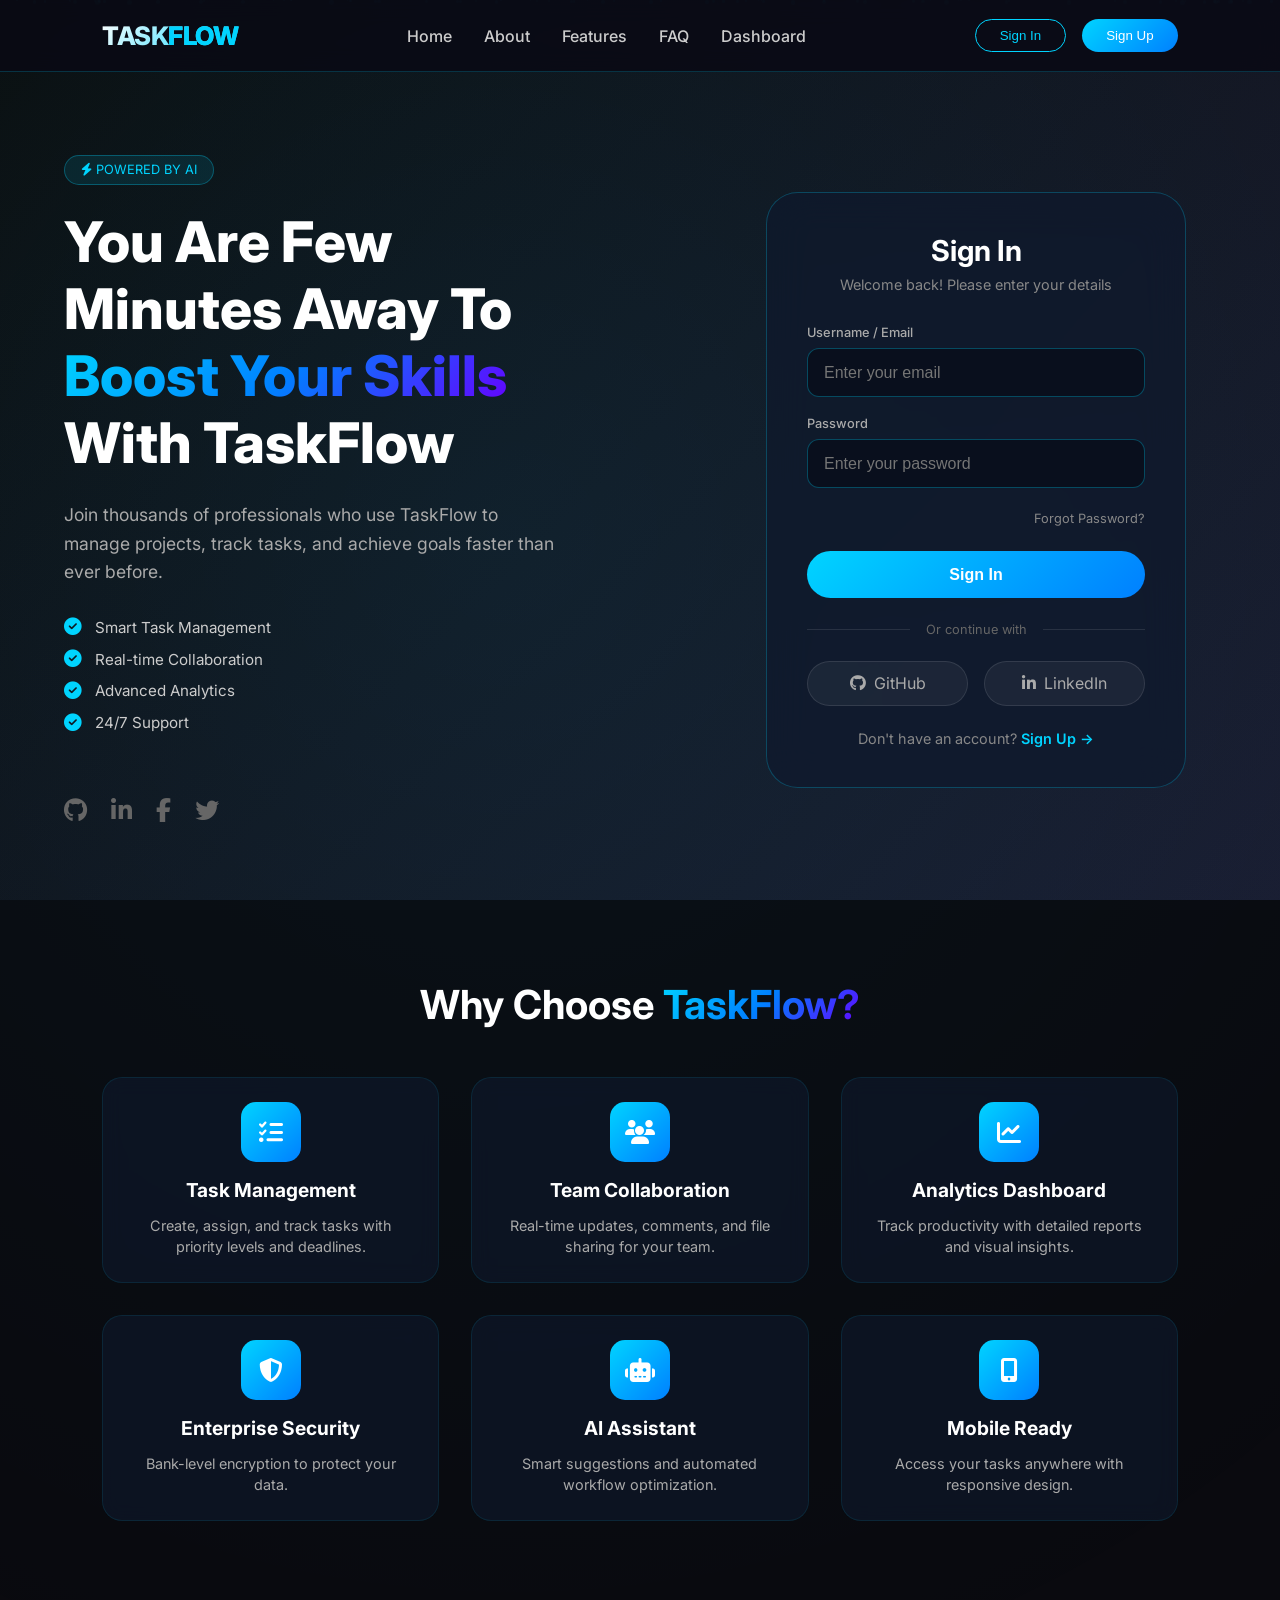
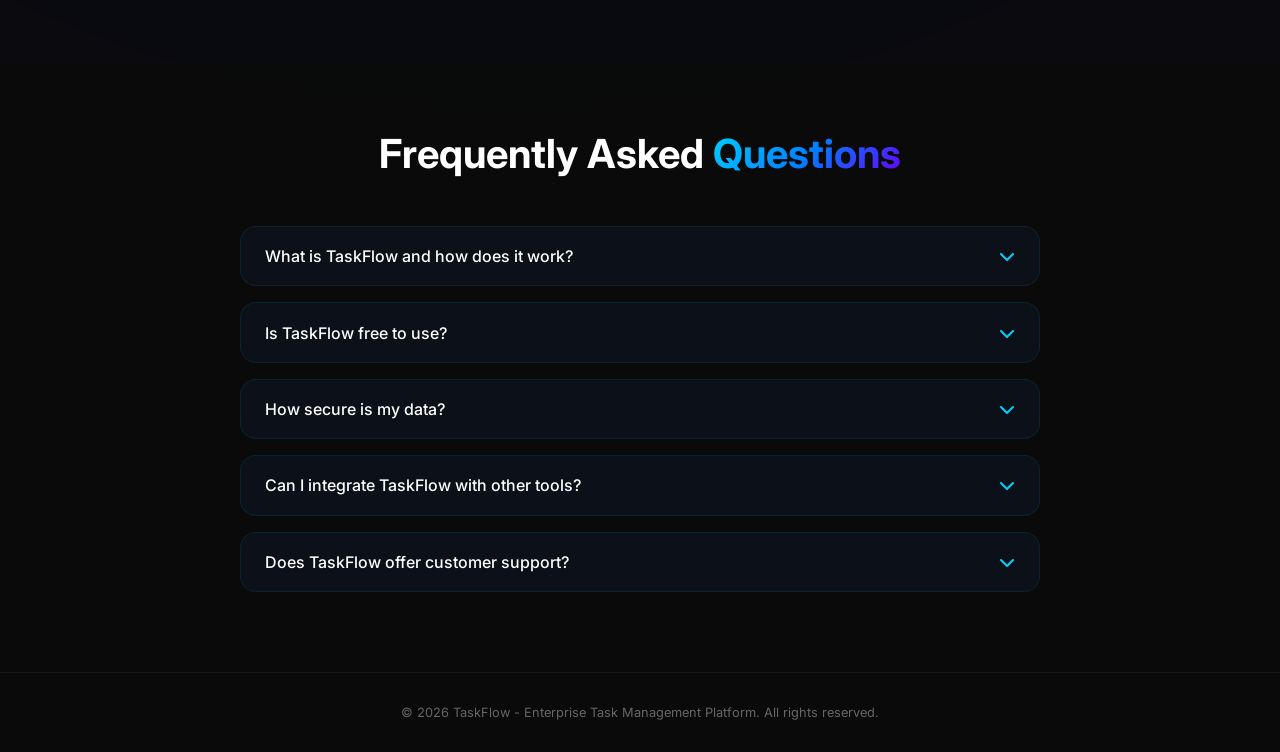
<file: src/main/resources/static/login.html>
<!DOCTYPE html>
<html lang="en">
<head>
    <meta charset="UTF-8">
    <meta name="viewport" content="width=device-width, initial-scale=1.0">
    <title>TaskFlow - Modern Task Management</title>
    <link href="https://fonts.googleapis.com/css2?family=Inter:wght@300;400;500;600;700;800;900&display=swap" rel="stylesheet">
    <link rel="stylesheet" href="https://cdnjs.cloudflare.com/ajax/libs/font-awesome/6.4.0/css/all.min.css">
    <style>
        * {
            margin: 0;
            padding: 0;
            box-sizing: border-box;
        }

        body {
            font-family: 'Inter', sans-serif;
            background: #0a0a0a;
            color: #fff;
            overflow-x: hidden;
        }

        .bg-animation {
            position: fixed;
            top: 0;
            left: 0;
            width: 100%;
            height: 100%;
            z-index: -2;
            background: linear-gradient(135deg, #0a0a0a 0%, #1a1a2e 100%);
        }

        .bg-animation::before {
            content: '';
            position: absolute;
            width: 200%;
            height: 200%;
            background: radial-gradient(circle at 20% 30%, rgba(0, 212, 255, 0.08) 0%, transparent 50%);
            animation: rotateBg 20s linear infinite;
        }

        @keyframes rotateBg {
            from { transform: rotate(0deg); }
            to { transform: rotate(360deg); }
        }

        .particles {
            position: fixed;
            top: 0;
            left: 0;
            width: 100%;
            height: 100%;
            z-index: -1;
            overflow: hidden;
        }

        .particle {
            position: absolute;
            background: rgba(0, 212, 255, 0.2);
            border-radius: 50%;
            animation: float 15s infinite linear;
        }

        @keyframes float {
            0% { transform: translateY(100vh) rotate(0deg); opacity: 0; }
            10% { opacity: 0.5; }
            90% { opacity: 0.5; }
            100% { transform: translateY(-100vh) rotate(360deg); opacity: 0; }
        }

        .navbar {
            position: fixed;
            top: 0;
            left: 0;
            width: 100%;
            padding: 1.2rem 8%;
            display: flex;
            justify-content: space-between;
            align-items: center;
            z-index: 1000;
            background: rgba(10, 10, 20, 0.85);
            backdrop-filter: blur(12px);
            border-bottom: 1px solid rgba(0, 212, 255, 0.2);
            transition: all 0.3s ease;
        }

        .navbar.scrolled {
            padding: 0.8rem 8%;
            background: rgba(10, 10, 20, 0.95);
        }

        .logo {
            font-size: 1.6rem;
            font-weight: 800;
            background: linear-gradient(135deg, #fff, #00d4ff);
            -webkit-background-clip: text;
            background-clip: text;
            color: transparent;
            letter-spacing: -0.5px;
        }

        .logo span {
            color: #00d4ff;
            background: none;
            -webkit-background-clip: unset;
        }

        .nav-links {
            display: flex;
            gap: 2rem;
            align-items: center;
        }

        .nav-links a {
            color: #ccc;
            text-decoration: none;
            font-weight: 500;
            transition: all 0.3s;
            position: relative;
        }

        .nav-links a:hover {
            color: #00d4ff;
        }

        .nav-links a::after {
            content: '';
            position: absolute;
            bottom: -5px;
            left: 0;
            width: 0%;
            height: 2px;
            background: #00d4ff;
            transition: width 0.3s;
        }

        .nav-links a:hover::after {
            width: 100%;
        }

        .nav-buttons {
            display: flex;
            gap: 1rem;
        }

        .nav-login {
            padding: 0.5rem 1.5rem;
            border-radius: 40px;
            background: transparent;
            border: 1px solid #00d4ff;
            color: #00d4ff;
            cursor: pointer;
            transition: all 0.3s;
        }

        .nav-login:hover {
            background: rgba(0, 212, 255, 0.1);
            transform: translateY(-2px);
        }

        .nav-signup {
            padding: 0.5rem 1.5rem;
            border-radius: 40px;
            background: linear-gradient(135deg, #00d4ff, #0080ff);
            border: none;
            color: white;
            cursor: pointer;
            transition: all 0.3s;
        }

        .nav-signup:hover {
            transform: translateY(-2px);
            box-shadow: 0 5px 20px rgba(0, 212, 255, 0.3);
        }

        .main-container {
            display: flex;
            min-height: 100vh;
            padding-top: 80px;
        }

        .left-section {
            flex: 1;
            padding: 4rem 5%;
            display: flex;
            flex-direction: column;
            justify-content: center;
        }

        .badge {
            display: inline-block;
            padding: 0.4rem 1rem;
            background: rgba(0, 212, 255, 0.1);
            border: 1px solid rgba(0, 212, 255, 0.3);
            border-radius: 50px;
            font-size: 0.8rem;
            color: #00d4ff;
            margin-bottom: 1.5rem;
            width: fit-content;
            animation: pulse 2s infinite;
        }

        @keyframes pulse {
            0%, 100% { box-shadow: 0 0 0px rgba(0, 212, 255, 0); }
            50% { box-shadow: 0 0 15px rgba(0, 212, 255, 0.3); }
        }

        .left-section h1 {
            font-size: 3.5rem;
            font-weight: 800;
            line-height: 1.2;
            margin-bottom: 1.5rem;
        }

        .gradient-text {
            background: linear-gradient(135deg, #00d4ff, #0080ff, #6600ff);
            -webkit-background-clip: text;
            background-clip: text;
            color: transparent;
        }

        .left-section p {
            font-size: 1.1rem;
            color: #aaa;
            line-height: 1.6;
            margin-bottom: 2rem;
            max-width: 500px;
        }

        .features-list {
            display: flex;
            flex-direction: column;
            gap: 0.8rem;
            margin-bottom: 2rem;
        }

        .feature-item {
            display: flex;
            align-items: center;
            gap: 0.8rem;
            font-size: 0.95rem;
            color: #ccc;
        }

        .feature-item i {
            color: #00d4ff;
            font-size: 1.1rem;
        }

        .social-links {
            display: flex;
            gap: 1.5rem;
            margin-top: 2rem;
        }

        .social-links a {
            color: #666;
            font-size: 1.5rem;
            transition: all 0.3s;
        }

        .social-links a:hover {
            color: #00d4ff;
            transform: translateY(-3px);
        }

        .right-section {
            flex: 1;
            display: flex;
            align-items: center;
            justify-content: center;
            padding: 2rem;
        }

        .login-card {
            background: rgba(15, 25, 45, 0.7);
            backdrop-filter: blur(20px);
            border-radius: 32px;
            border: 1px solid rgba(0, 212, 255, 0.25);
            padding: 2.5rem;
            width: 100%;
            max-width: 420px;
            transition: all 0.3s;
            animation: slideIn 0.6s ease-out;
        }

        @keyframes slideIn {
            from {
                opacity: 0;
                transform: translateX(50px);
            }
            to {
                opacity: 1;
                transform: translateX(0);
            }
        }

        .login-card:hover {
            border-color: rgba(0, 212, 255, 0.5);
            box-shadow: 0 20px 40px rgba(0, 0, 0, 0.3), 0 0 30px rgba(0, 212, 255, 0.1);
        }

        .card-header {
            text-align: center;
            margin-bottom: 2rem;
        }

        .card-header h2 {
            font-size: 1.8rem;
            margin-bottom: 0.5rem;
        }

        .card-header p {
            color: #888;
            font-size: 0.9rem;
        }

        .input-group {
            margin-bottom: 1.2rem;
        }

        .input-group label {
            display: block;
            font-size: 0.8rem;
            font-weight: 500;
            color: #aaa;
            margin-bottom: 0.5rem;
        }

        .input-group input {
            width: 100%;
            padding: 0.9rem 1rem;
            background: rgba(5, 10, 20, 0.6);
            border: 1px solid rgba(0, 212, 255, 0.3);
            border-radius: 12px;
            color: white;
            font-size: 1rem;
            transition: all 0.3s;
        }

        .input-group input:focus {
            outline: none;
            border-color: #00d4ff;
            box-shadow: 0 0 0 3px rgba(0, 212, 255, 0.1);
        }

        .forgot-password {
            text-align: right;
            margin-bottom: 1.5rem;
        }

        .forgot-password a {
            color: #888;
            font-size: 0.8rem;
            text-decoration: none;
            transition: color 0.3s;
        }

        .forgot-password a:hover {
            color: #00d4ff;
        }

        .signin-btn {
            width: 100%;
            padding: 0.9rem;
            background: linear-gradient(135deg, #00d4ff, #0080ff);
            border: none;
            border-radius: 40px;
            color: white;
            font-size: 1rem;
            font-weight: 600;
            cursor: pointer;
            transition: all 0.3s;
        }

        .signin-btn:hover {
            transform: translateY(-2px);
            box-shadow: 0 10px 20px rgba(0, 212, 255, 0.3);
        }

        .signin-btn.loading {
            opacity: 0.7;
            pointer-events: none;
        }

        .divider {
            display: flex;
            align-items: center;
            gap: 1rem;
            margin: 1.5rem 0;
        }

        .divider-line {
            flex: 1;
            height: 1px;
            background: rgba(255, 255, 255, 0.1);
        }

        .divider span {
            color: #666;
            font-size: 0.8rem;
        }

        .social-login {
            display: flex;
            gap: 1rem;
            justify-content: center;
        }

        .social-btn {
            flex: 1;
            padding: 0.7rem;
            background: rgba(255, 255, 255, 0.05);
            border: 1px solid rgba(255, 255, 255, 0.1);
            border-radius: 30px;
            color: #aaa;
            cursor: pointer;
            transition: all 0.3s;
            text-align: center;
            text-decoration: none;
            display: flex;
            align-items: center;
            justify-content: center;
            gap: 0.5rem;
        }

        .social-btn:hover {
            background: rgba(0, 212, 255, 0.1);
            border-color: #00d4ff;
            color: #00d4ff;
            transform: translateY(-2px);
        }

        .signup-link {
            text-align: center;
            margin-top: 1.5rem;
            font-size: 0.9rem;
            color: #888;
        }

        .signup-link a {
            color: #00d4ff;
            text-decoration: none;
            font-weight: 600;
            cursor: pointer;
        }

        .signup-link a:hover {
            text-decoration: underline;
        }

        .about-section {
            padding: 5rem 8%;
            background: rgba(10, 10, 20, 0.5);
        }

        .section-title {
            text-align: center;
            font-size: 2.5rem;
            margin-bottom: 3rem;
        }

        .features-grid {
            display: grid;
            grid-template-columns: repeat(auto-fit, minmax(250px, 1fr));
            gap: 2rem;
            margin-bottom: 4rem;
        }

        .feature-card {
            background: rgba(15, 25, 45, 0.6);
            backdrop-filter: blur(10px);
            border-radius: 20px;
            padding: 1.5rem;
            text-align: center;
            border: 1px solid rgba(0, 212, 255, 0.1);
            transition: all 0.3s;
        }

        .feature-card:hover {
            transform: translateY(-8px);
            border-color: rgba(0, 212, 255, 0.4);
            box-shadow: 0 10px 30px rgba(0, 0, 0, 0.3);
        }

        .feature-icon {
            width: 60px;
            height: 60px;
            background: linear-gradient(135deg, #00d4ff, #0080ff);
            border-radius: 15px;
            display: flex;
            align-items: center;
            justify-content: center;
            margin: 0 auto 1rem;
            font-size: 1.5rem;
        }

        .feature-card h3 {
            margin-bottom: 0.8rem;
            font-size: 1.2rem;
        }

        .feature-card p {
            color: #aaa;
            font-size: 0.9rem;
            line-height: 1.5;
        }

        .faq-section {
            padding: 4rem 8%;
        }

        .faq-grid {
            max-width: 800px;
            margin: 0 auto;
        }

        .faq-item {
            background: rgba(15, 25, 45, 0.4);
            border-radius: 16px;
            margin-bottom: 1rem;
            overflow: hidden;
            border: 1px solid rgba(0, 212, 255, 0.1);
        }

        .faq-question {
            padding: 1.2rem 1.5rem;
            display: flex;
            justify-content: space-between;
            align-items: center;
            cursor: pointer;
            transition: all 0.3s;
        }

        .faq-question:hover {
            background: rgba(0, 212, 255, 0.05);
        }

        .faq-question h3 {
            font-size: 1rem;
            font-weight: 500;
        }

        .faq-question i {
            color: #00d4ff;
            transition: transform 0.3s;
        }

        .faq-answer {
            padding: 0 1.5rem;
            max-height: 0;
            overflow: hidden;
            transition: all 0.3s;
            color: #aaa;
            line-height: 1.6;
        }

        .faq-item.active .faq-answer {
            padding: 0 1.5rem 1.2rem;
            max-height: 200px;
        }

        .faq-item.active .faq-question i {
            transform: rotate(180deg);
        }

        .footer {
            padding: 2rem 8%;
            text-align: center;
            border-top: 1px solid rgba(255, 255, 255, 0.05);
            color: #666;
            font-size: 0.8rem;
        }

        @media (max-width: 968px) {
            .main-container {
                flex-direction: column;
            }
            .left-section {
                text-align: center;
                align-items: center;
                padding: 3rem 5%;
            }
            .left-section p {
                max-width: 100%;
            }
            .features-list {
                align-items: center;
            }
            .navbar {
                padding: 1rem 5%;
            }
            .nav-links {
                display: none;
            }
            .left-section h1 {
                font-size: 2.5rem;
            }
        }

        @media (max-width: 480px) {
            .login-card {
                padding: 1.5rem;
            }
        }
    </style>
</head>
<body>

<div class="bg-animation"></div>
<div class="particles" id="particles"></div>

<nav class="navbar" id="navbar">
    <div class="logo">TASK<span>FLOW</span></div>
    <div class="nav-links">
        <a href="#home">Home</a>
        <a href="#about">About</a>
        <a href="#features">Features</a>
        <a href="#faq">FAQ</a>
        <a href="/dashboard.html">Dashboard</a>
    </div>
    <div class="nav-buttons">
        <button class="nav-login" onclick="scrollToLogin()">Sign In</button>
        <button class="nav-signup" onclick="window.location.href='/register.html'">Sign Up</button>
    </div>
</nav>

<div class="main-container" id="home">
    <div class="left-section">
        <div class="badge">
            <i class="fas fa-bolt"></i> POWERED BY AI
        </div>
        <h1>
            You Are Few Minutes Away To <span class="gradient-text">Boost Your Skills</span> With TaskFlow
        </h1>
        <p>
            Join thousands of professionals who use TaskFlow to manage projects, track tasks, and achieve goals faster than ever before.
        </p>
        <div class="features-list">
            <div class="feature-item"><i class="fas fa-check-circle"></i> Smart Task Management</div>
            <div class="feature-item"><i class="fas fa-check-circle"></i> Real-time Collaboration</div>
            <div class="feature-item"><i class="fas fa-check-circle"></i> Advanced Analytics</div>
            <div class="feature-item"><i class="fas fa-check-circle"></i> 24/7 Support</div>
        </div>
        <div class="social-links">
            <a href="https://github.com" target="_blank"><i class="fab fa-github"></i></a>
            <a href="https://linkedin.com" target="_blank"><i class="fab fa-linkedin-in"></i></a>
            <a href="https://facebook.com" target="_blank"><i class="fab fa-facebook-f"></i></a>
            <a href="https://twitter.com" target="_blank"><i class="fab fa-twitter"></i></a>
        </div>
    </div>

    <div class="right-section">
        <div class="login-card">
            <div class="card-header">
                <h2>Sign In</h2>
                <p>Welcome back! Please enter your details</p>
            </div>
            <div id="loginError" style="color: #ff4466; font-size: 0.8rem; margin-bottom: 1rem; text-align: center; display: none;"></div>
            <div class="input-group">
                <label>Username / Email</label>
                <input type="email" id="loginEmail" placeholder="Enter your email">
            </div>
            <div class="input-group">
                <label>Password</label>
                <input type="password" id="loginPassword" placeholder="Enter your password">
            </div>
            <div class="forgot-password">
                <a href="#" onclick="showMessage('Reset link sent to your email', false)">Forgot Password?</a>
            </div>
            <button class="signin-btn" id="signinBtn" onclick="handleLogin()">Sign In</button>

            <div class="divider">
                <div class="divider-line"></div>
                <span>Or continue with</span>
                <div class="divider-line"></div>
            </div>

            <div class="social-login">
                <a href="https://github.com" target="_blank" class="social-btn"><i class="fab fa-github"></i> GitHub</a>
                <a href="https://linkedin.com" target="_blank" class="social-btn"><i class="fab fa-linkedin-in"></i> LinkedIn</a>
            </div>

            <div class="signup-link">
                Don't have an account? <a href="/register.html">Sign Up →</a>
            </div>
        </div>
    </div>
</div>

<section id="about" class="about-section">
    <h2 class="section-title">Why Choose <span class="gradient-text">TaskFlow?</span></h2>
    <div class="features-grid" id="features">
        <div class="feature-card">
            <div class="feature-icon"><i class="fas fa-tasks"></i></div>
            <h3>Task Management</h3>
            <p>Create, assign, and track tasks with priority levels and deadlines.</p>
        </div>
        <div class="feature-card">
            <div class="feature-icon"><i class="fas fa-users"></i></div>
            <h3>Team Collaboration</h3>
            <p>Real-time updates, comments, and file sharing for your team.</p>
        </div>
        <div class="feature-card">
            <div class="feature-icon"><i class="fas fa-chart-line"></i></div>
            <h3>Analytics Dashboard</h3>
            <p>Track productivity with detailed reports and visual insights.</p>
        </div>
        <div class="feature-card">
            <div class="feature-icon"><i class="fas fa-shield-alt"></i></div>
            <h3>Enterprise Security</h3>
            <p>Bank-level encryption to protect your data.</p>
        </div>
        <div class="feature-card">
            <div class="feature-icon"><i class="fas fa-robot"></i></div>
            <h3>AI Assistant</h3>
            <p>Smart suggestions and automated workflow optimization.</p>
        </div>
        <div class="feature-card">
            <div class="feature-icon"><i class="fas fa-mobile-alt"></i></div>
            <h3>Mobile Ready</h3>
            <p>Access your tasks anywhere with responsive design.</p>
        </div>
    </div>
</section>

<section id="faq" class="faq-section">
    <h2 class="section-title">Frequently Asked <span class="gradient-text">Questions</span></h2>
    <div class="faq-grid">
        <div class="faq-item">
            <div class="faq-question" onclick="toggleFAQ(this)">
                <h3>What is TaskFlow and how does it work?</h3>
                <i class="fas fa-chevron-down"></i>
            </div>
            <div class="faq-answer">TaskFlow is a comprehensive task management platform that helps teams organize, track, and complete projects efficiently.</div>
        </div>
        <div class="faq-item">
            <div class="faq-question" onclick="toggleFAQ(this)">
                <h3>Is TaskFlow free to use?</h3>
                <i class="fas fa-chevron-down"></i>
            </div>
            <div class="faq-answer">TaskFlow offers a free plan for individual users and small teams. Professional plans start at $9.99/month.</div>
        </div>
        <div class="faq-item">
            <div class="faq-question" onclick="toggleFAQ(this)">
                <h3>How secure is my data?</h3>
                <i class="fas fa-chevron-down"></i>
            </div>
            <div class="faq-answer">All data is encrypted using AES-256 encryption. We also offer two-factor authentication.</div>
        </div>
        <div class="faq-item">
            <div class="faq-question" onclick="toggleFAQ(this)">
                <h3>Can I integrate TaskFlow with other tools?</h3>
                <i class="fas fa-chevron-down"></i>
            </div>
            <div class="faq-answer">Yes! TaskFlow integrates with Slack, GitHub, Google Drive, Trello, and many more.</div>
        </div>
        <div class="faq-item">
            <div class="faq-question" onclick="toggleFAQ(this)">
                <h3>Does TaskFlow offer customer support?</h3>
                <i class="fas fa-chevron-down"></i>
            </div>
            <div class="faq-answer">Absolutely! We provide 24/7 customer support via chat, email, and phone.</div>
        </div>
    </div>
</section>

<footer class="footer">
    <p>&copy; 2026 TaskFlow - Enterprise Task Management Platform. All rights reserved.</p>
</footer>

<script>
    function createParticles() {
        const container = document.getElementById('particles');
        for (let i = 0; i < 80; i++) {
            const particle = document.createElement('div');
            particle.classList.add('particle');
            const size = Math.random() * 4 + 1;
            particle.style.width = size + 'px';
            particle.style.height = size + 'px';
            particle.style.left = Math.random() * 100 + '%';
            particle.style.animationDelay = Math.random() * 15 + 's';
            particle.style.animationDuration = (Math.random() * 10 + 10) + 's';
            container.appendChild(particle);
        }
    }
    createParticles();

    window.addEventListener('scroll', () => {
        const navbar = document.getElementById('navbar');
        if (window.scrollY > 50) {
            navbar.classList.add('scrolled');
        } else {
            navbar.classList.remove('scrolled');
        }
    });

    function scrollToLogin() {
        document.querySelector('.right-section').scrollIntoView({ behavior: 'smooth' });
    }

    function toggleFAQ(element) {
        const item = element.parentElement;
        item.classList.toggle('active');
    }

    function showMessage(msg, isError) {
        const errorDiv = document.getElementById('loginError');
        errorDiv.textContent = msg;
        errorDiv.style.display = 'block';
        errorDiv.style.color = isError ? '#ff4466' : '#00d4ff';
        setTimeout(() => {
            errorDiv.style.display = 'none';
        }, 3000);
    }

    async function handleLogin() {
        const email = document.getElementById('loginEmail').value.trim();
        const password = document.getElementById('loginPassword').value;
        const btn = document.getElementById('signinBtn');

        if (!email || !password) {
            showMessage('Please fill in all fields', true);
            return;
        }

        btn.classList.add('loading');
        btn.textContent = 'Signing In...';

        try {
            const response = await fetch('/api/auth/login', {
                method: 'POST',
                headers: { 'Content-Type': 'application/json' },
                body: JSON.stringify({ email, password })
            });

            const data = await response.json();

            if (!response.ok) {
                showMessage(data.error || 'Invalid credentials', true);
                btn.classList.remove('loading');
                btn.textContent = 'Sign In';
                return;
            }

            if (data.token) {
                localStorage.setItem('token', data.token);
                localStorage.setItem('user', JSON.stringify({
                    name: data.name || email.split('@')[0],
                    email: data.email || email,
                    role: data.role || 'member'
                }));
                window.location.href = '/dashboard.html';
            } else {
                showMessage('Server error', true);
                btn.classList.remove('loading');
                btn.textContent = 'Sign In';
            }
        } catch (err) {
            showMessage('Network error. Backend running?', true);
            btn.classList.remove('loading');
            btn.textContent = 'Sign In';
        }
    }

    document.addEventListener('keydown', (e) => {
        if (e.key === 'Enter') handleLogin();
    });
</script>
</body>
</html>
</file>
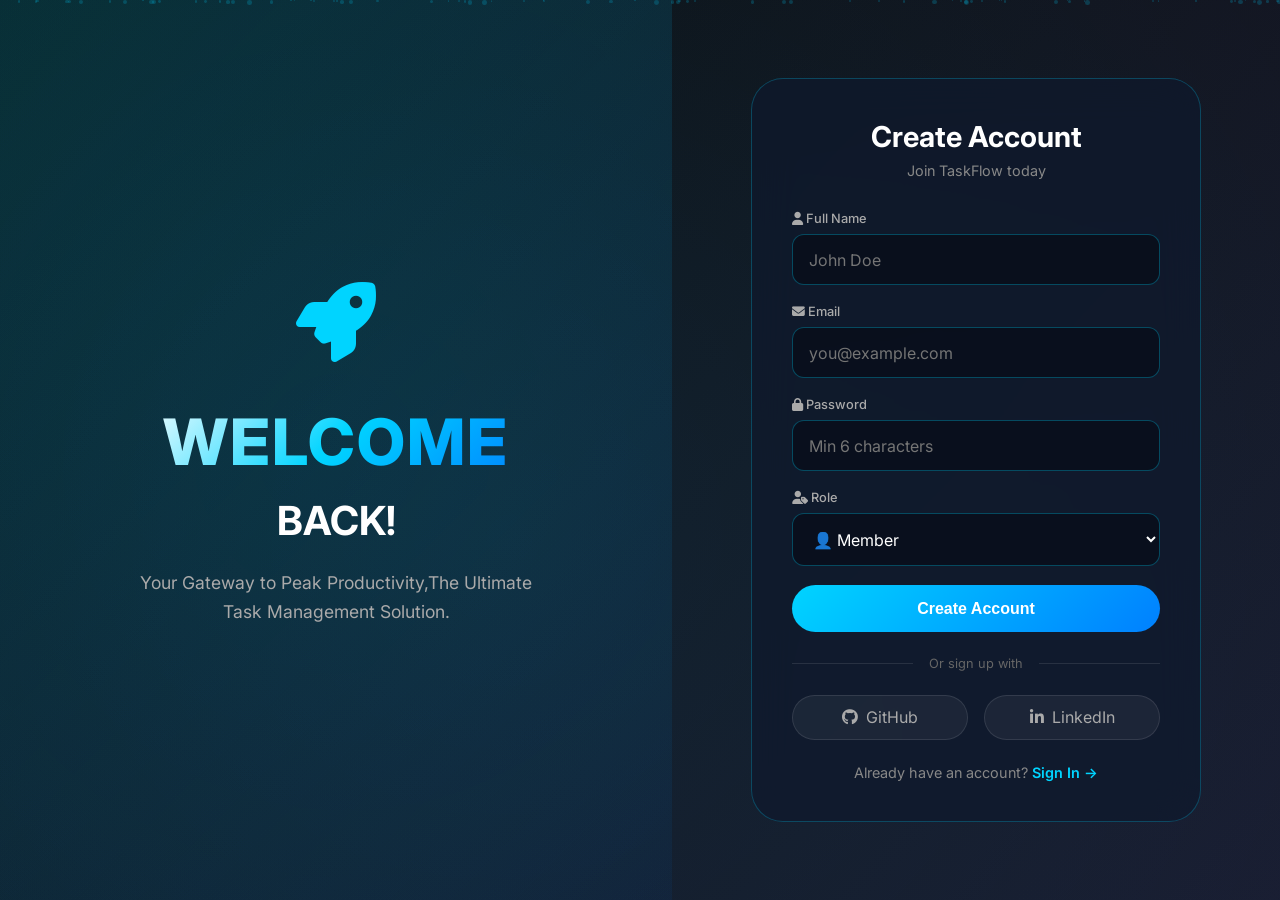
<file: src/main/resources/static/register.html>
<!DOCTYPE html>
<html lang="en">
<head>
    <meta charset="UTF-8">
    <meta name="viewport" content="width=device-width, initial-scale=1.0">
    <title>TaskFlow - Create Account</title>
    <link href="https://fonts.googleapis.com/css2?family=Inter:wght@300;400;500;600;700;800;900&display=swap" rel="stylesheet">
    <link rel="stylesheet" href="https://cdnjs.cloudflare.com/ajax/libs/font-awesome/6.4.0/css/all.min.css">
    <style>
        * {
            margin: 0;
            padding: 0;
            box-sizing: border-box;
        }

        body {
            font-family: 'Inter', sans-serif;
            background: #0a0a0a;
            color: #fff;
            overflow-x: hidden;
            min-height: 100vh;
            display: flex;
            align-items: center;
        }

        /* Animated Background */
        .bg-animation {
            position: fixed;
            top: 0;
            left: 0;
            width: 100%;
            height: 100%;
            z-index: -2;
            background: linear-gradient(135deg, #0a0a0a 0%, #1a1a2e 100%);
        }

        .bg-animation::before {
            content: '';
            position: absolute;
            width: 200%;
            height: 200%;
            background: radial-gradient(circle at 20% 30%, rgba(0, 212, 255, 0.08) 0%, transparent 50%);
            animation: rotateBg 20s linear infinite;
        }

        @keyframes rotateBg {
            from { transform: rotate(0deg); }
            to { transform: rotate(360deg); }
        }

        /* Floating Particles */
        .particles {
            position: fixed;
            top: 0;
            left: 0;
            width: 100%;
            height: 100%;
            z-index: -1;
            overflow: hidden;
        }

        .particle {
            position: absolute;
            background: rgba(0, 212, 255, 0.2);
            border-radius: 50%;
            animation: float 15s infinite linear;
        }

        @keyframes float {
            0% { transform: translateY(100vh) rotate(0deg); opacity: 0; }
            10% { opacity: 0.5; }
            90% { opacity: 0.5; }
            100% { transform: translateY(-100vh) rotate(360deg); opacity: 0; }
        }

        /* Main Container */
        .main-container {
            display: flex;
            width: 100%;
            min-height: 100vh;
        }

        /* Left Section - Welcome Message */
        .left-section {
            flex: 1;
            background: linear-gradient(135deg, rgba(0, 212, 255, 0.15), rgba(0, 100, 255, 0.05));
            display: flex;
            flex-direction: column;
            justify-content: center;
            align-items: center;
            padding: 4rem;
            position: relative;
            overflow: hidden;
        }

        .left-section::before {
            content: '';
            position: absolute;
            top: -50%;
            left: -50%;
            width: 200%;
            height: 200%;
            background: radial-gradient(circle, rgba(0, 212, 255, 0.05) 0%, transparent 70%);
            animation: pulseGlow 8s ease-in-out infinite;
        }

        @keyframes pulseGlow {
            0%, 100% { opacity: 0.3; transform: scale(1); }
            50% { opacity: 0.6; transform: scale(1.1); }
        }

        .welcome-content {
            text-align: center;
            position: relative;
            z-index: 2;
            animation: fadeInUp 0.8s ease-out;
        }

        @keyframes fadeInUp {
            from {
                opacity: 0;
                transform: translateY(30px);
            }
            to {
                opacity: 1;
                transform: translateY(0);
            }
        }

        .welcome-content h1 {
            font-size: 4rem;
            font-weight: 800;
            margin-bottom: 1rem;
            background: linear-gradient(135deg, #fff, #00d4ff, #0080ff);
            -webkit-background-clip: text;
            background-clip: text;
            color: transparent;
            letter-spacing: 2px;
        }

        .welcome-content h2 {
            font-size: 2.5rem;
            font-weight: 700;
            margin-bottom: 1.5rem;
            color: #fff;
        }

        .welcome-content p {
            font-size: 1.1rem;
            color: #aaa;
            line-height: 1.6;
            max-width: 400px;
            margin-top: 1rem;
        }

        .welcome-icon {
            font-size: 5rem;
            margin-bottom: 2rem;
            color: #00d4ff;
            animation: bounce 2s infinite;
        }

        @keyframes bounce {
            0%, 100% { transform: translateY(0); }
            50% { transform: translateY(-10px); }
        }

        /* Right Section - Register Card */
        .right-section {
            flex: 1;
            display: flex;
            align-items: center;
            justify-content: center;
            padding: 2rem;
        }

        .register-card {
            background: rgba(15, 25, 45, 0.7);
            backdrop-filter: blur(20px);
            border-radius: 32px;
            border: 1px solid rgba(0, 212, 255, 0.25);
            padding: 2.5rem;
            width: 100%;
            max-width: 450px;
            transition: all 0.3s;
            animation: slideIn 0.6s ease-out;
        }

        @keyframes slideIn {
            from {
                opacity: 0;
                transform: translateX(50px);
            }
            to {
                opacity: 1;
                transform: translateX(0);
            }
        }

        .register-card:hover {
            border-color: rgba(0, 212, 255, 0.5);
            box-shadow: 0 20px 40px rgba(0, 0, 0, 0.3), 0 0 30px rgba(0, 212, 255, 0.1);
        }

        .card-header {
            text-align: center;
            margin-bottom: 2rem;
        }

        .card-header h2 {
            font-size: 1.8rem;
            margin-bottom: 0.5rem;
            color: #fff;
        }

        .card-header p {
            color: #888;
            font-size: 0.9rem;
        }

        .input-group {
            margin-bottom: 1.2rem;
        }

        .input-group label {
            display: block;
            font-size: 0.8rem;
            font-weight: 500;
            color: #aaa;
            margin-bottom: 0.5rem;
        }

        .input-group input, .input-group select {
            width: 100%;
            padding: 0.9rem 1rem;
            background: rgba(5, 10, 20, 0.6);
            border: 1px solid rgba(0, 212, 255, 0.3);
            border-radius: 12px;
            color: white;
            font-size: 1rem;
            transition: all 0.3s;
            font-family: 'Inter', sans-serif;
        }

        .input-group input:focus, .input-group select:focus {
            outline: none;
            border-color: #00d4ff;
            box-shadow: 0 0 0 3px rgba(0, 212, 255, 0.1);
        }

        .input-group select option {
            background: #1a1a2e;
        }

        .password-strength {
            margin-top: 0.5rem;
            font-size: 0.7rem;
            color: #888;
        }

        .register-btn {
            width: 100%;
            padding: 0.9rem;
            background: linear-gradient(135deg, #00d4ff, #0080ff);
            border: none;
            border-radius: 40px;
            color: white;
            font-size: 1rem;
            font-weight: 600;
            cursor: pointer;
            transition: all 0.3s;
        }

        .register-btn:hover {
            transform: translateY(-2px);
            box-shadow: 0 10px 20px rgba(0, 212, 255, 0.3);
        }

        .register-btn.loading {
            opacity: 0.7;
            pointer-events: none;
        }

        .divider {
            display: flex;
            align-items: center;
            gap: 1rem;
            margin: 1.5rem 0;
        }

        .divider-line {
            flex: 1;
            height: 1px;
            background: rgba(255, 255, 255, 0.1);
        }

        .divider span {
            color: #666;
            font-size: 0.8rem;
        }

        .social-register {
            display: flex;
            gap: 1rem;
            justify-content: center;
        }

        .social-btn {
            flex: 1;
            padding: 0.7rem;
            background: rgba(255, 255, 255, 0.05);
            border: 1px solid rgba(255, 255, 255, 0.1);
            border-radius: 30px;
            color: #aaa;
            cursor: pointer;
            transition: all 0.3s;
            text-align: center;
            text-decoration: none;
            display: flex;
            align-items: center;
            justify-content: center;
            gap: 0.5rem;
        }

        .social-btn:hover {
            background: rgba(0, 212, 255, 0.1);
            border-color: #00d4ff;
            color: #00d4ff;
            transform: translateY(-2px);
        }

        .login-link {
            text-align: center;
            margin-top: 1.5rem;
            font-size: 0.9rem;
            color: #888;
        }

        .login-link a {
            color: #00d4ff;
            text-decoration: none;
            font-weight: 600;
        }

        .login-link a:hover {
            text-decoration: underline;
        }

        .error-msg {
            background: rgba(255, 40, 80, 0.12);
            border: 1px solid rgba(255, 40, 80, 0.3);
            border-radius: 12px;
            padding: 0.8rem 1rem;
            font-size: 0.8rem;
            color: #ff80a0;
            margin-bottom: 1.2rem;
            display: none;
            align-items: center;
            gap: 8px;
        }

        .error-msg.show {
            display: flex;
        }

        .success-msg {
            background: rgba(0, 212, 255, 0.12);
            border: 1px solid rgba(0, 212, 255, 0.3);
            border-radius: 12px;
            padding: 0.8rem 1rem;
            font-size: 0.8rem;
            color: #00d4ff;
            margin-bottom: 1.2rem;
            display: none;
            align-items: center;
            gap: 8px;
        }

        .success-msg.show {
            display: flex;
        }

        /* Responsive */
        @media (max-width: 968px) {
            .main-container {
                flex-direction: column;
            }
            .left-section {
                padding: 3rem 2rem;
                min-height: 300px;
            }
            .welcome-content h1 {
                font-size: 2.5rem;
            }
            .welcome-content h2 {
                font-size: 1.8rem;
            }
        }

        @media (max-width: 480px) {
            .register-card {
                padding: 1.5rem;
            }
            .welcome-content h1 {
                font-size: 2rem;
            }
        }
    </style>
</head>
<body>

<div class="bg-animation"></div>
<div class="particles" id="particles"></div>

<div class="main-container">
    <!-- Left Section - Welcome Message -->
    <div class="left-section">
        <div class="welcome-content">
            <div class="welcome-icon">
                <i class="fas fa-rocket"></i>
            </div>
            <h1>WELCOME</h1>
            <h2>BACK!</h2>
            <p>Your Gateway to Peak Productivity,The Ultimate Task Management Solution.</p>
        </div>
    </div>

    <!-- Right Section - Register Card -->
    <div class="right-section">
        <div class="register-card">
            <div class="card-header">
                <h2>Create Account</h2>
                <p>Join TaskFlow today</p>
            </div>

            <div id="errorMsg" class="error-msg"></div>
            <div id="successMsg" class="success-msg"></div>

            <div class="input-group">
                <label><i class="fas fa-user"></i> Full Name</label>
                <input type="text" id="name" placeholder="John Doe" autocomplete="off">
            </div>

            <div class="input-group">
                <label><i class="fas fa-envelope"></i> Email</label>
                <input type="email" id="email" placeholder="you@example.com" autocomplete="off">
            </div>

            <div class="input-group">
                <label><i class="fas fa-lock"></i> Password</label>
                <input type="password" id="password" placeholder="Min 6 characters" onkeyup="checkPasswordStrength()">
                <div class="password-strength" id="passwordStrength"></div>
            </div>

            <div class="input-group">
                <label><i class="fas fa-user-tag"></i> Role</label>
                <select id="role">
                    <option value="MEMBER">👤 Member</option>
                    <option value="ADMIN">👑 Admin</option>
                </select>
            </div>

            <button class="register-btn" id="registerBtn" onclick="handleRegister()">Create Account</button>

            <div class="divider">
                <div class="divider-line"></div>
                <span>Or sign up with</span>
                <div class="divider-line"></div>
            </div>

            <div class="social-register">
                <a href="https://github.com" target="_blank" class="social-btn"><i class="fab fa-github"></i> GitHub</a>
                <a href="https://linkedin.com" target="_blank" class="social-btn"><i class="fab fa-linkedin-in"></i> LinkedIn</a>
            </div>

            <div class="login-link">
                Already have an account? <a href="/login.html">Sign In →</a>
            </div>
        </div>
    </div>
</div>

<script>
    // Particles Generation
    function createParticles() {
        const container = document.getElementById('particles');
        for (let i = 0; i < 80; i++) {
            const particle = document.createElement('div');
            particle.classList.add('particle');
            const size = Math.random() * 4 + 1;
            particle.style.width = size + 'px';
            particle.style.height = size + 'px';
            particle.style.left = Math.random() * 100 + '%';
            particle.style.animationDelay = Math.random() * 15 + 's';
            particle.style.animationDuration = (Math.random() * 10 + 10) + 's';
            container.appendChild(particle);
        }
    }
    createParticles();

    // Password Strength Checker
    function checkPasswordStrength() {
        const password = document.getElementById('password').value;
        const strengthDiv = document.getElementById('passwordStrength');

        if (password.length === 0) {
            strengthDiv.innerHTML = '';
            return;
        }

        let strength = '';
        let color = '';

        if (password.length < 6) {
            strength = '⚠️ Weak - Minimum 6 characters';
            color = '#ff4466';
        } else if (password.length < 8) {
            strength = '🟡 Medium - Add more characters';
            color = '#ffaa00';
        } else if (password.match(/[!@#$%^&*]/)) {
            strength = '✅ Strong - Good password!';
            color = '#00ff88';
        } else {
            strength = '🔵 Good - Add special chars for strong';
            color = '#00d4ff';
        }

        strengthDiv.innerHTML = strength;
        strengthDiv.style.color = color;
    }

    // Show Message
    function showMessage(msg, isError, isSuccess = false) {
        const errorDiv = document.getElementById('errorMsg');
        const successDiv = document.getElementById('successMsg');

        errorDiv.classList.remove('show');
        successDiv.classList.remove('show');

        if (isSuccess) {
            successDiv.textContent = msg;
            successDiv.classList.add('show');
            setTimeout(() => successDiv.classList.remove('show'), 3000);
        } else {
            errorDiv.textContent = msg;
            errorDiv.classList.add('show');
            setTimeout(() => errorDiv.classList.remove('show'), 3000);
        }
    }

    // Register Function
    async function handleRegister() {
        const name = document.getElementById('name').value.trim();
        const email = document.getElementById('email').value.trim();
        const password = document.getElementById('password').value;
        const role = document.getElementById('role').value;
        const btn = document.getElementById('registerBtn');

        // Validation
        if (!name || !email || !password) {
            showMessage('❌ All fields are required', true);
            return;
        }

        if (!email.includes('@') || !email.includes('.')) {
            showMessage('❌ Please enter a valid email address', true);
            return;
        }

        if (password.length < 6) {
            showMessage('❌ Password must be at least 6 characters', true);
            return;
        }

        // Loading state
        const originalText = btn.innerHTML;
        btn.classList.add('loading');
        btn.innerHTML = 'Creating Account...';
        btn.disabled = true;

        try {
            const response = await fetch('/api/auth/register', {
                method: 'POST',
                headers: {
                    'Content-Type': 'application/json',
                },
                body: JSON.stringify({
                    name: name,
                    email: email,
                    password: password,
                    role: role
                })
            });

            const data = await response.json();

            if (!response.ok) {
                const errorMsg = data.error || 'Registration failed. Try again.';
                showMessage('❌ ' + errorMsg, true);
                btn.classList.remove('loading');
                btn.innerHTML = originalText;
                btn.disabled = false;
                return;
            }

            if (data.token) {
                localStorage.setItem('token', data.token);
                localStorage.setItem('user', JSON.stringify({
                    name: data.name || name,
                    email: data.email || email,
                    role: data.role || role,
                    id: data.userId || data.id
                }));

                showMessage('✅ Account created successfully! Redirecting...', false, true);

                setTimeout(() => {
                    window.location.href = '/dashboard.html';
                }, 1500);
            } else {
                showMessage('❌ Invalid server response', true);
                btn.classList.remove('loading');
                btn.innerHTML = originalText;
                btn.disabled = false;
            }

        } catch (err) {
            console.error('Registration error:', err);
            showMessage('❌ Network error. Make sure backend is running on port 8080', true);
            btn.classList.remove('loading');
            btn.innerHTML = originalText;
            btn.disabled = false;
        }
    }

    // Enter key support
    document.addEventListener('keydown', (e) => {
        if (e.key === 'Enter') {
            e.preventDefault();
            handleRegister();
        }
    });

    // Redirect if already logged in
    if (localStorage.getItem('token')) {
        window.location.href = '/dashboard.html';
    }
</script>
</body>
</html>
</file>
